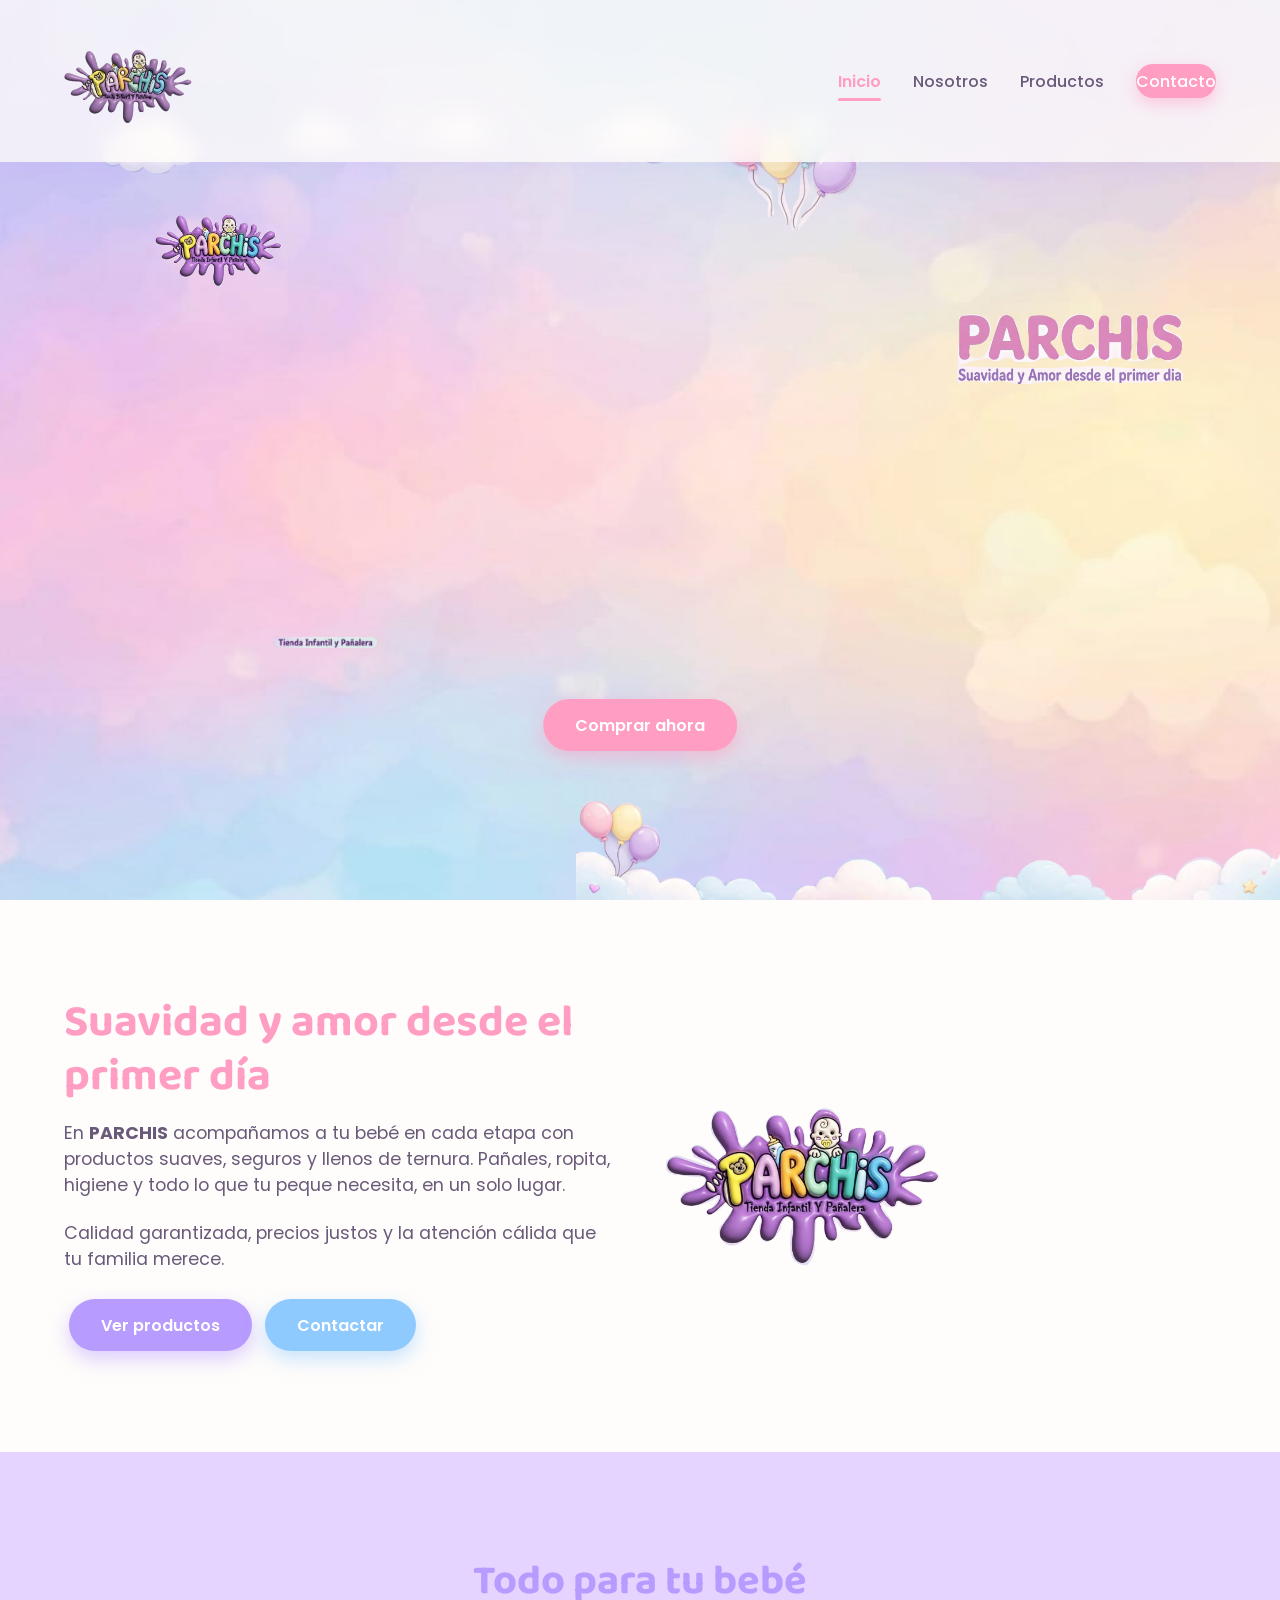
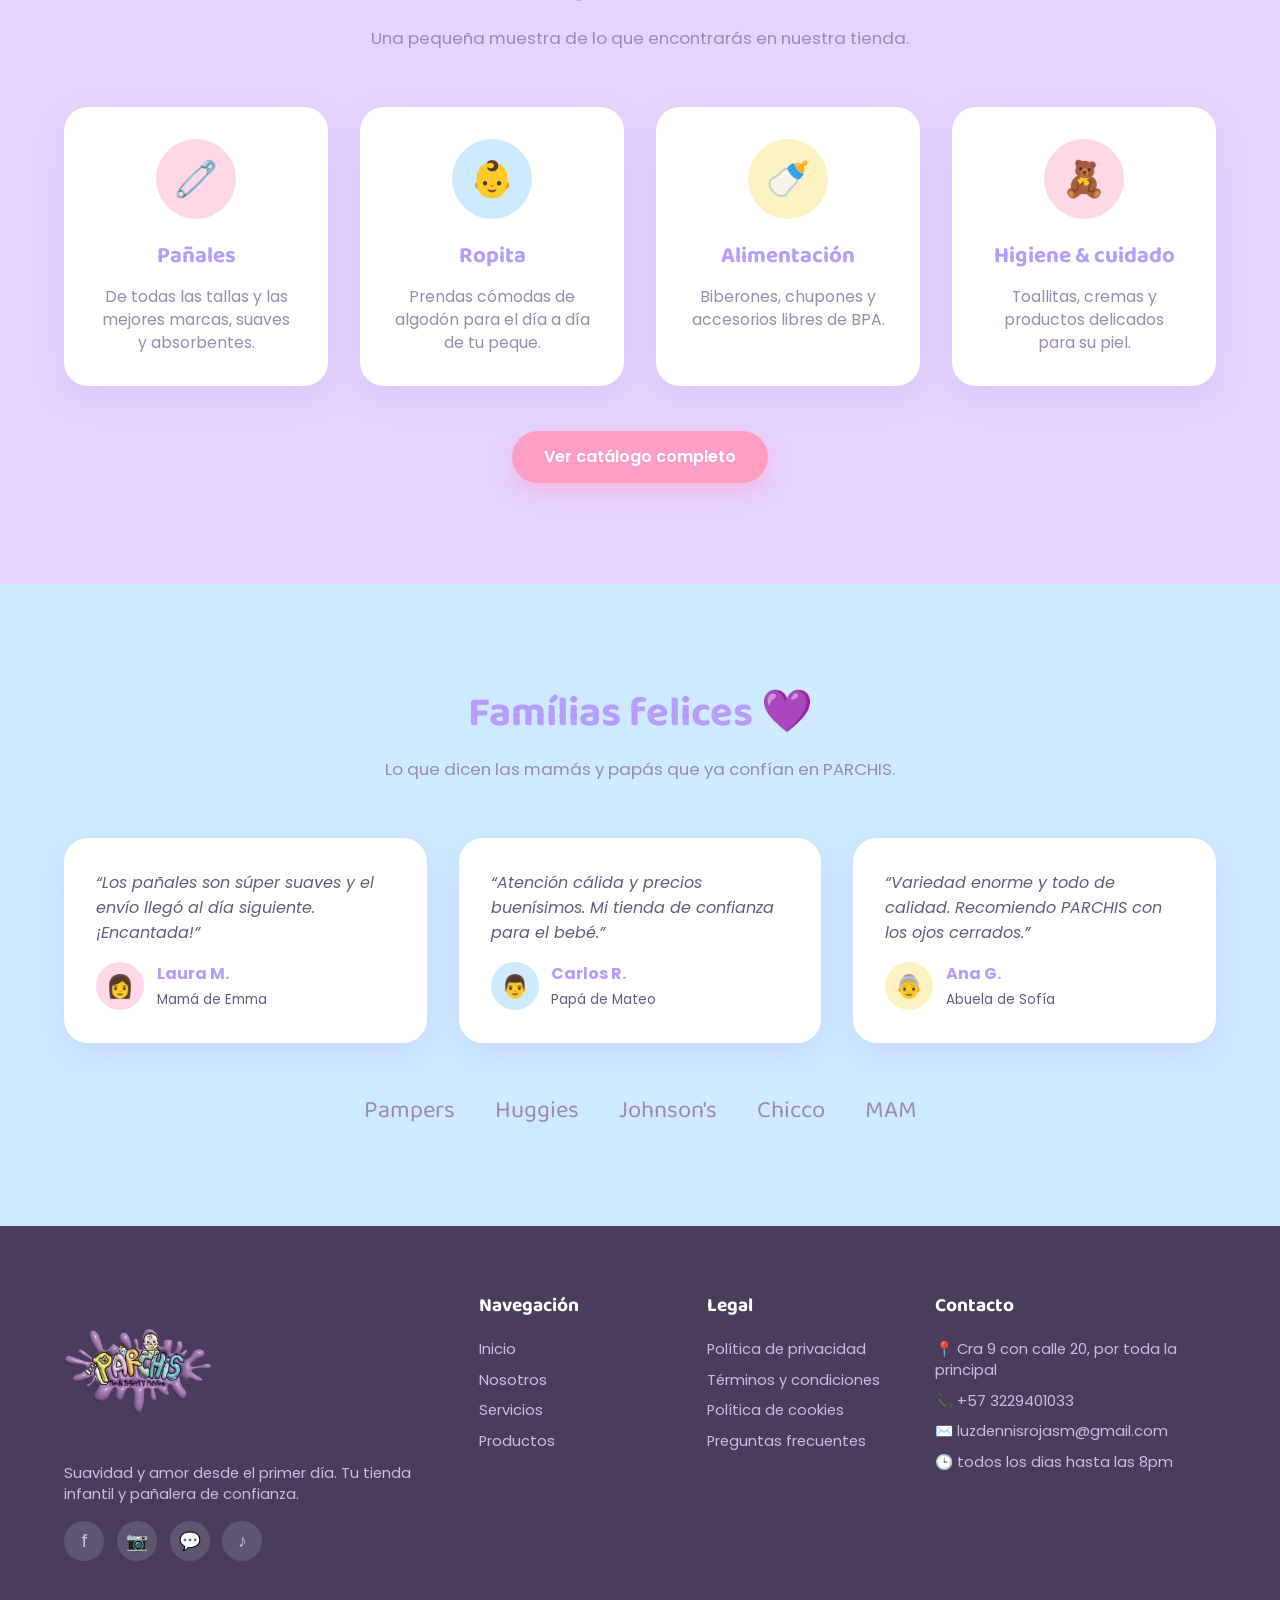
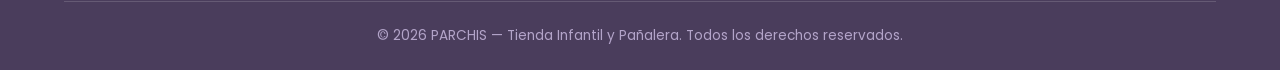
<file: index.html>
<!DOCTYPE html>
<html lang="es">
<head>
    <meta charset="UTF-8">
    <meta name="viewport" content="width=device-width, initial-scale=1.0">
    <title>PARCHIS · Tienda Infantil y Pañalera</title>
    <link rel="stylesheet" href="./css/main.css">
</head>
    <!--Start of Tawk.to Script-->
<script type="text/javascript">
var Tawk_API=Tawk_API||{}, Tawk_LoadStart=new Date();
(function(){
var s1=document.createElement("script"),s0=document.getElementsByTagName("script")[0];
s1.async=true;
s1.src='https://embed.tawk.to/6ad12efb86ca8c34c6a07129/1k50hv379';
s1.charset='UTF-8';
s1.setAttribute('crossorigin','*');
s0.parentNode.insertBefore(s1,s0);
})();
</script>
<!--End of Tawk.to Script-->
<body>

    <!-- ============ HEADER ============ -->
    <header>
        <a href="index.html" class="logo"><img src="./imagenes/logo.png" alt="PARCHIS"></a>
        <button class="hamburguesa" aria-label="Menú"><span></span><span></span><span></span></button>
        <ul class="menu">
            <li><a href="index.html" class="activo">Inicio</a></li>
            <li><a href="./nosotros.html">Nosotros</a></li>
            <li><a href="productos.html">Productos</a></li>
            <li><a href="contacto.html" class="menu-btn">Contacto</a></li>
        </ul>
    </header>

    <!-- ============ HERO PARALLAX ============ -->
    <section class="parallax">
        <img src="./imagenes/fondo.png"        id="fondo"        class="capa" alt="">
        <img src="./imagenes/nubes_arriba.png" id="nubes-arriba" class="capa" alt="">
        <img src="./imagenes/logo_alt.png"     id="logo-hero"    class="capa" alt="PARCHIS">
        <img src="./imagenes/texto_slogan.png" id="slogan"       class="capa" alt="Suavidad y amor desde el primer día">
        <img src="./imagenes/etiqueta.png"     id="etiqueta"     class="capa" alt="Tienda Infantil y Pañalera">
        <img src="./imagenes/nubes_abajo.png"  id="nubes-abajo"  class="capa" alt="">
        <div class="hero-cta">
            <a href="productos.html" class="btn btn-rosa">Comprar ahora</a>
        </div>
    </section>

    <!-- ============ PROPUESTA DE VALOR ============ -->
    <section class="seccion fondo-blanco">
        <div class="intro reveal">
            <div>
                <h2>Suavidad y amor desde el primer día</h2>
                <p>En <strong>PARCHIS</strong> acompañamos a tu bebé en cada etapa con productos suaves, seguros y llenos de ternura. Pañales, ropita, higiene y todo lo que tu peque necesita, en un solo lugar.</p>
                <p>Calidad garantizada, precios justos y la atención cálida que tu familia merece.</p>
                <a href="productos.html" class="btn btn-lila">Ver productos</a>
                <a href="contacto.html" class="btn btn-celeste">Contactar</a>
            </div>
            <div class="imagen-flotante">
                <img src="./imagenes/logo_alt.png" alt="Bebé PARCHIS">
            </div>
        </div>
    </section>

    <!-- ============ RESUMEN DE PRODUCTOS/SERVICIOS ============ -->
    <section class="seccion fondo-lila">
        <div class="seccion-titulo reveal">
            <h2>Todo para tu bebé</h2>
            <p>Una pequeña muestra de lo que encontrarás en nuestra tienda.</p>
        </div>
        <div class="grid-cards">
            <div class="card reveal"><div class="icono fondo-rosa">🧷</div><h3>Pañales</h3><p>De todas las tallas y las mejores marcas, suaves y absorbentes.</p></div>
            <div class="card reveal"><div class="icono fondo-celeste">👶</div><h3>Ropita</h3><p>Prendas cómodas de algodón para el día a día de tu peque.</p></div>
            <div class="card reveal"><div class="icono fondo-amarillo">🍼</div><h3>Alimentación</h3><p>Biberones, chupones y accesorios libres de BPA.</p></div>
            <div class="card reveal"><div class="icono fondo-rosa">🧸</div><h3>Higiene &amp; cuidado</h3><p>Toallitas, cremas y productos delicados para su piel.</p></div>
        </div>
        <div style="text-align:center; margin-top:2.5rem" class="reveal">
            <a href="productos.html" class="btn btn-rosa">Ver catálogo completo</a>
        </div>
    </section>

    <!-- ============ PRUEBAS SOCIALES ============ -->
    <section class="seccion fondo-celeste">
        <div class="seccion-titulo reveal">
            <h2>Famílias felices 💜</h2>
            <p>Lo que dicen las mamás y papás que ya confían en PARCHIS.</p>
        </div>
        <div class="grid-cards">
            <div class="testimonio reveal"><p>“Los pañales son súper suaves y el envío llegó al día siguiente. ¡Encantada!”</p><div class="autor"><div class="foto fondo-rosa">👩</div><div><strong>Laura M.</strong><br><small>Mamá de Emma</small></div></div></div>
            <div class="testimonio reveal"><p>“Atención cálida y precios buenísimos. Mi tienda de confianza para el bebé.”</p><div class="autor"><div class="foto fondo-celeste">👨</div><div><strong>Carlos R.</strong><br><small>Papá de Mateo</small></div></div></div>
            <div class="testimonio reveal"><p>“Variedad enorme y todo de calidad. Recomiendo PARCHIS con los ojos cerrados.”</p><div class="autor"><div class="foto fondo-amarillo">👵</div><div><strong>Ana G.</strong><br><small>Abuela de Sofía</small></div></div></div>
        </div>
        <div class="marcas reveal" style="margin-top:3rem">
            <span>Pampers</span><span>Huggies</span><span>Johnson's</span><span>Chicco</span><span>MAM</span>
        </div>
    </section>

    <!-- ============ FOOTER ============ -->
    <footer>
        <div class="footer-grid">
            <div class="footer-col footer-logo">
                <img src="./imagenes/logo.png" alt="PARCHIS">
                <p>Suavidad y amor desde el primer día. Tu tienda infantil y pañalera de confianza.</p>
                <div class="redes">
                    <a href="#" aria-label="Facebook">f</a>
                    <a href="#" aria-label="Instagram">📷</a>
                    <a href="#" aria-label="WhatsApp">💬</a>
                    <a href="#" aria-label="TikTok">♪</a>
                </div>
            </div>
            <div class="footer-col">
                <h4>Navegación</h4>
                <a href="index.html">Inicio</a>
                <a href="nosotros.html">Nosotros</a>
                <a href="servicios.html">Servicios</a>
                <a href="productos.html">Productos</a>
            </div>
            <div class="footer-col">
                <h4>Legal</h4>
                <a href="#">Política de privacidad</a>
                <a href="#">Términos y condiciones</a>
                <a href="#">Política de cookies</a>
                <a href="#">Preguntas frecuentes</a>
            </div>
            <div class="footer-col">
                <h4>Contacto</h4>
                <p>📍 Cra 9 con calle 20, por toda la principal</p>
                <p>📞 +57 3229401033</p>
                <p>✉️ luzdennisrojasm@gmail.com</p>
                <p>🕒 todos los dias hasta las 8pm</p>
            </div>
        </div>
        <div class="footer-bottom">
            &copy; 2026 PARCHIS — Tienda Infantil y Pañalera. Todos los derechos reservados.
        </div>
    </footer>

    <script src="./js/main.js"></script>
</body>
</html>
</file>
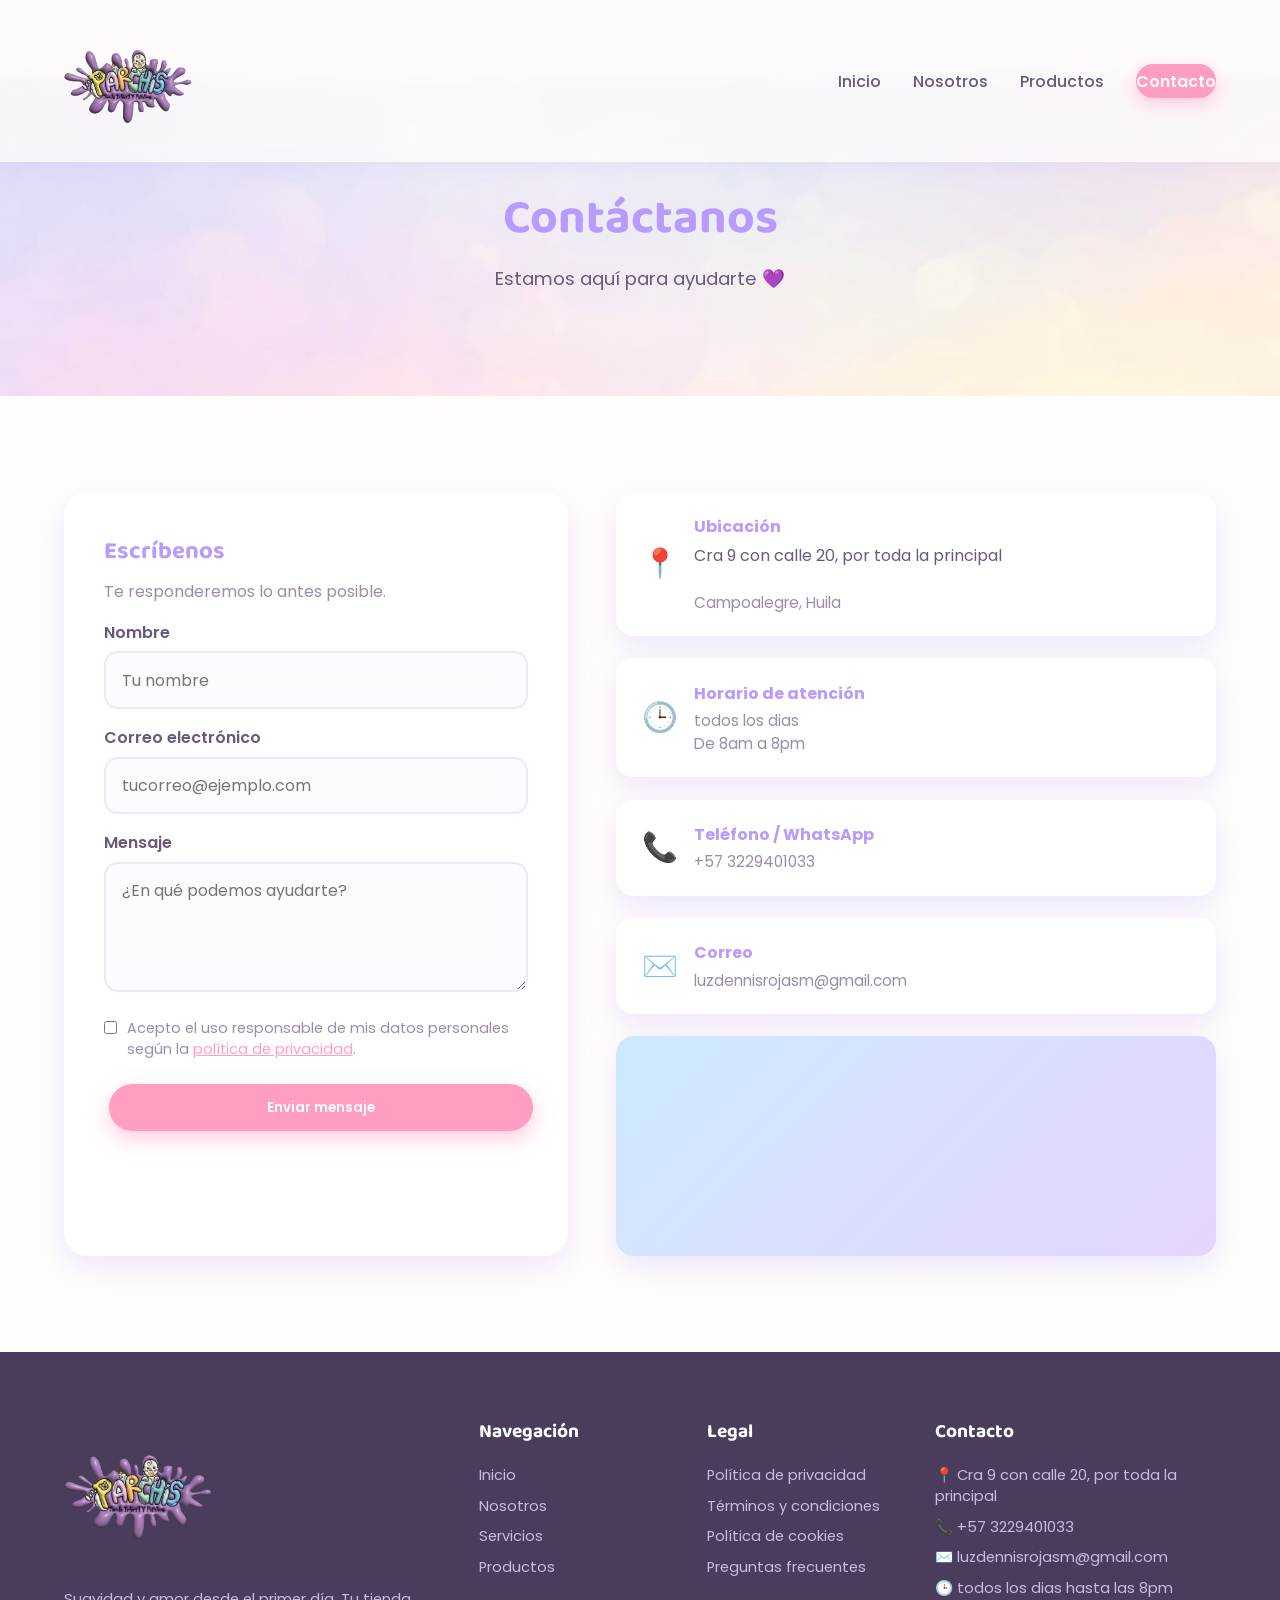
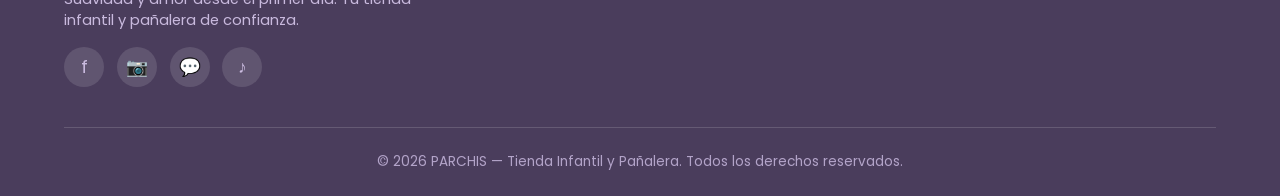
<file: contacto.html>
<!DOCTYPE html>
<html lang="es">
<head>
    <meta charset="UTF-8">
    <meta name="viewport" content="width=device-width, initial-scale=1.0">
    <title>Contáctanos · PARCHIS</title>
    <link rel="stylesheet" href="./css/main.css">
</head>
<body>

    <header>
        <a href="index.html" class="logo"><img src="./imagenes/logo.png" alt="PARCHIS"></a>
        <button class="hamburguesa" aria-label="Menú"><span></span><span></span><span></span></button>
        <ul class="menu">
            <li><a href="index.html">Inicio</a></li>
            <li><a href="nosotros.html">Nosotros</a></li>
            <li><a href="productos.html">Productos</a></li>
            <li><a href="contacto.html" class="menu-btn activo">Contacto</a></li>
        </ul>
    </header>

    <!-- ====== BANNER PARALLAX ====== -->
    <section class="banner-parallax" style="margin-top:76px">
        <div class="contenido">
            <h1>Contáctanos</h1>
            <p>Estamos aquí para ayudarte 💜</p>
        </div>
    </section>

    <!-- ====== CONTACTO ====== -->
    <section class="seccion fondo-blanco">
        <div class="contacto-grid">
            <!-- Formulario -->
            <div class="form-contacto reveal">
                <h2 class="titulo-fuente" style="color:var(--lila-fuerte); margin-bottom:.5rem">Escríbenos</h2>
                <p style="color:var(--texto-suave)">Te responderemos lo antes posible.</p>
                <form id="form-contacto">
                    <label for="nombre">Nombre</label>
                    <input type="text" id="nombre" name="nombre" placeholder="Tu nombre" required>

                    <label for="correo">Correo electrónico</label>
                    <input type="email" id="correo" name="correo" placeholder="tucorreo@ejemplo.com" required>

                    <label for="mensaje">Mensaje</label>
                    <textarea id="mensaje" name="mensaje" placeholder="¿En qué podemos ayudarte?" required></textarea>

                    <div class="privacidad">
                        <input type="checkbox" id="privacidad" required style="width:auto; margin-top:3px">
                        <label for="privacidad" style="font-weight:400; margin:0">Acepto el uso responsable de mis datos personales según la <a href="#" style="color:var(--rosa-fuerte)">política de privacidad</a>.</label>
                    </div>

                    <button type="submit" class="btn btn-rosa" style="width:100%">Enviar mensaje</button>
                    <p id="form-mensaje-ok" style="display:none; margin-top:1rem; color:#3aa76d; text-align:center">¡Gracias! Tu mensaje ha sido enviado 💜</p>
                </form>
            </div>

            <!-- Información -->
            <div class="info-contacto reveal">
                <div class="info-item"><div class="ic">📍</div><div><h4>Ubicación</h4>Cra 9 con calle 20, por toda la principal<p><br>Campoalegre, Huila</p></div></div>
                <div class="info-item"><div class="ic">🕒</div><div><h4>Horario de atención</h4><p>todos los dias<br>De 8am a 8pm</p></div></div>
                <div class="info-item"><div class="ic">📞</div><div><h4>Teléfono / WhatsApp</h4><p>+57 3229401033</p></div></div>
                <div class="info-item"><div class="ic">✉️</div><div><h4>Correo</h4><p>luzdennisrojasm@gmail.com</p></div></div>
                <div class="mapa"><iframe src="https://www.google.com/maps/embed?pb=!4v1790232287667!6m8!1m7!1s-v4s_DK_40Y4vMyrRadvTg!2m2!1d2.685897536874759!2d-75.32494116856213!3f260.460204436191!4f-12.30902143257299!5f0.953783550732072" width="600" height="450" style="border:0;" allowfullscreen="" loading="lazy" referrerpolicy="strict-origin-when-cross-origin"></iframe></div>
            </div>
        </div>
    </section>

    <footer>
        <div class="footer-grid">
            <div class="footer-col footer-logo"><img src="./imagenes/logo.png" alt="PARCHIS"><p>Suavidad y amor desde el primer día. Tu tienda infantil y pañalera de confianza.</p><div class="redes"><a href="#">f</a><a href="#">📷</a><a href="#">💬</a><a href="#">♪</a></div></div>
            <div class="footer-col"><h4>Navegación</h4><a href="index.html">Inicio</a><a href="nosotros.html">Nosotros</a><a href="servicios.html">Servicios</a><a href="productos.html">Productos</a></div>
            <div class="footer-col"><h4>Legal</h4><a href="#">Política de privacidad</a><a href="#">Términos y condiciones</a><a href="#">Política de cookies</a><a href="#">Preguntas frecuentes</a></div>
             <div class="footer-col"><h4>Contacto</h4><p>📍 Cra 9 con calle 20, por toda la principal</p><p>📞 +57 3229401033</p><p>✉️ luzdennisrojasm@gmail.com</p><p>🕒 todos los dias hasta las 8pm</p></div>
        </div>
        <div class="footer-bottom">&copy; 2026 PARCHIS — Tienda Infantil y Pañalera. Todos los derechos reservados.</div>
    </footer>

    <script src="./js/main.js"></script>
</body>
</html>
</file>
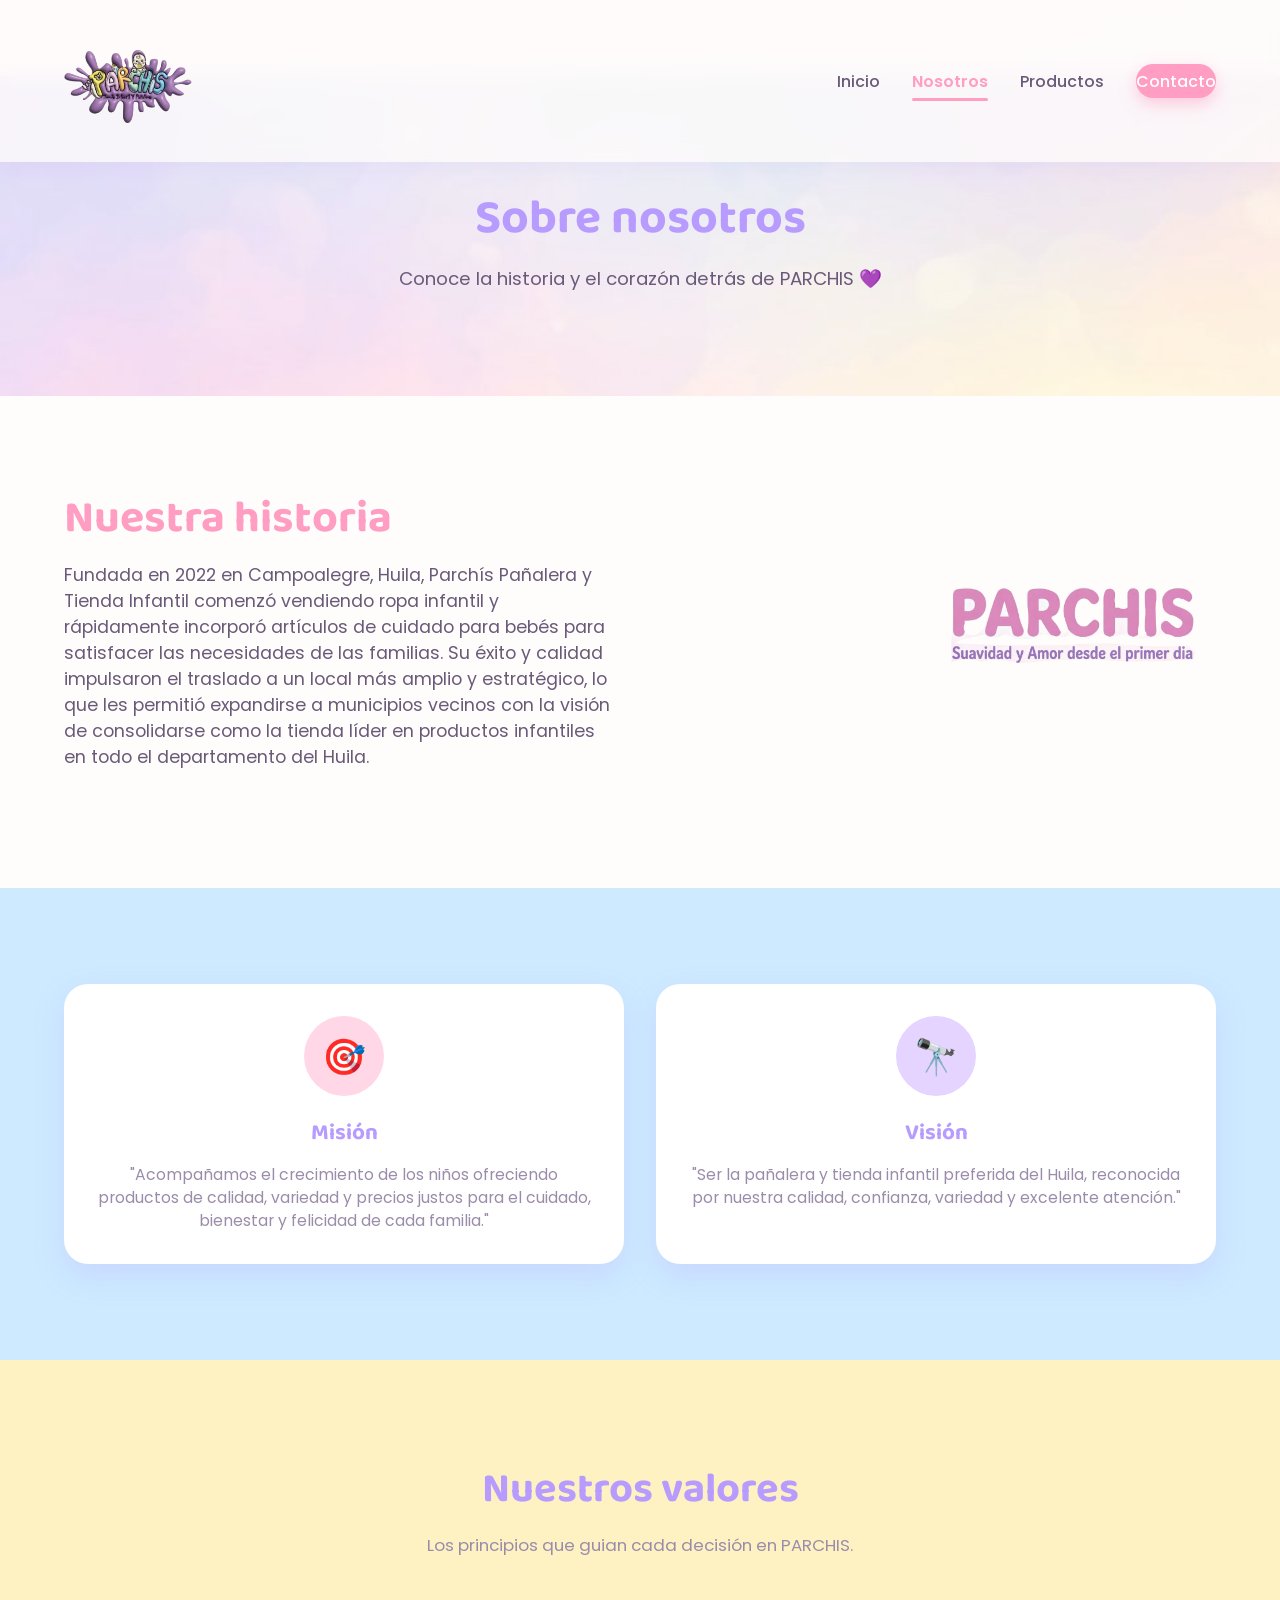
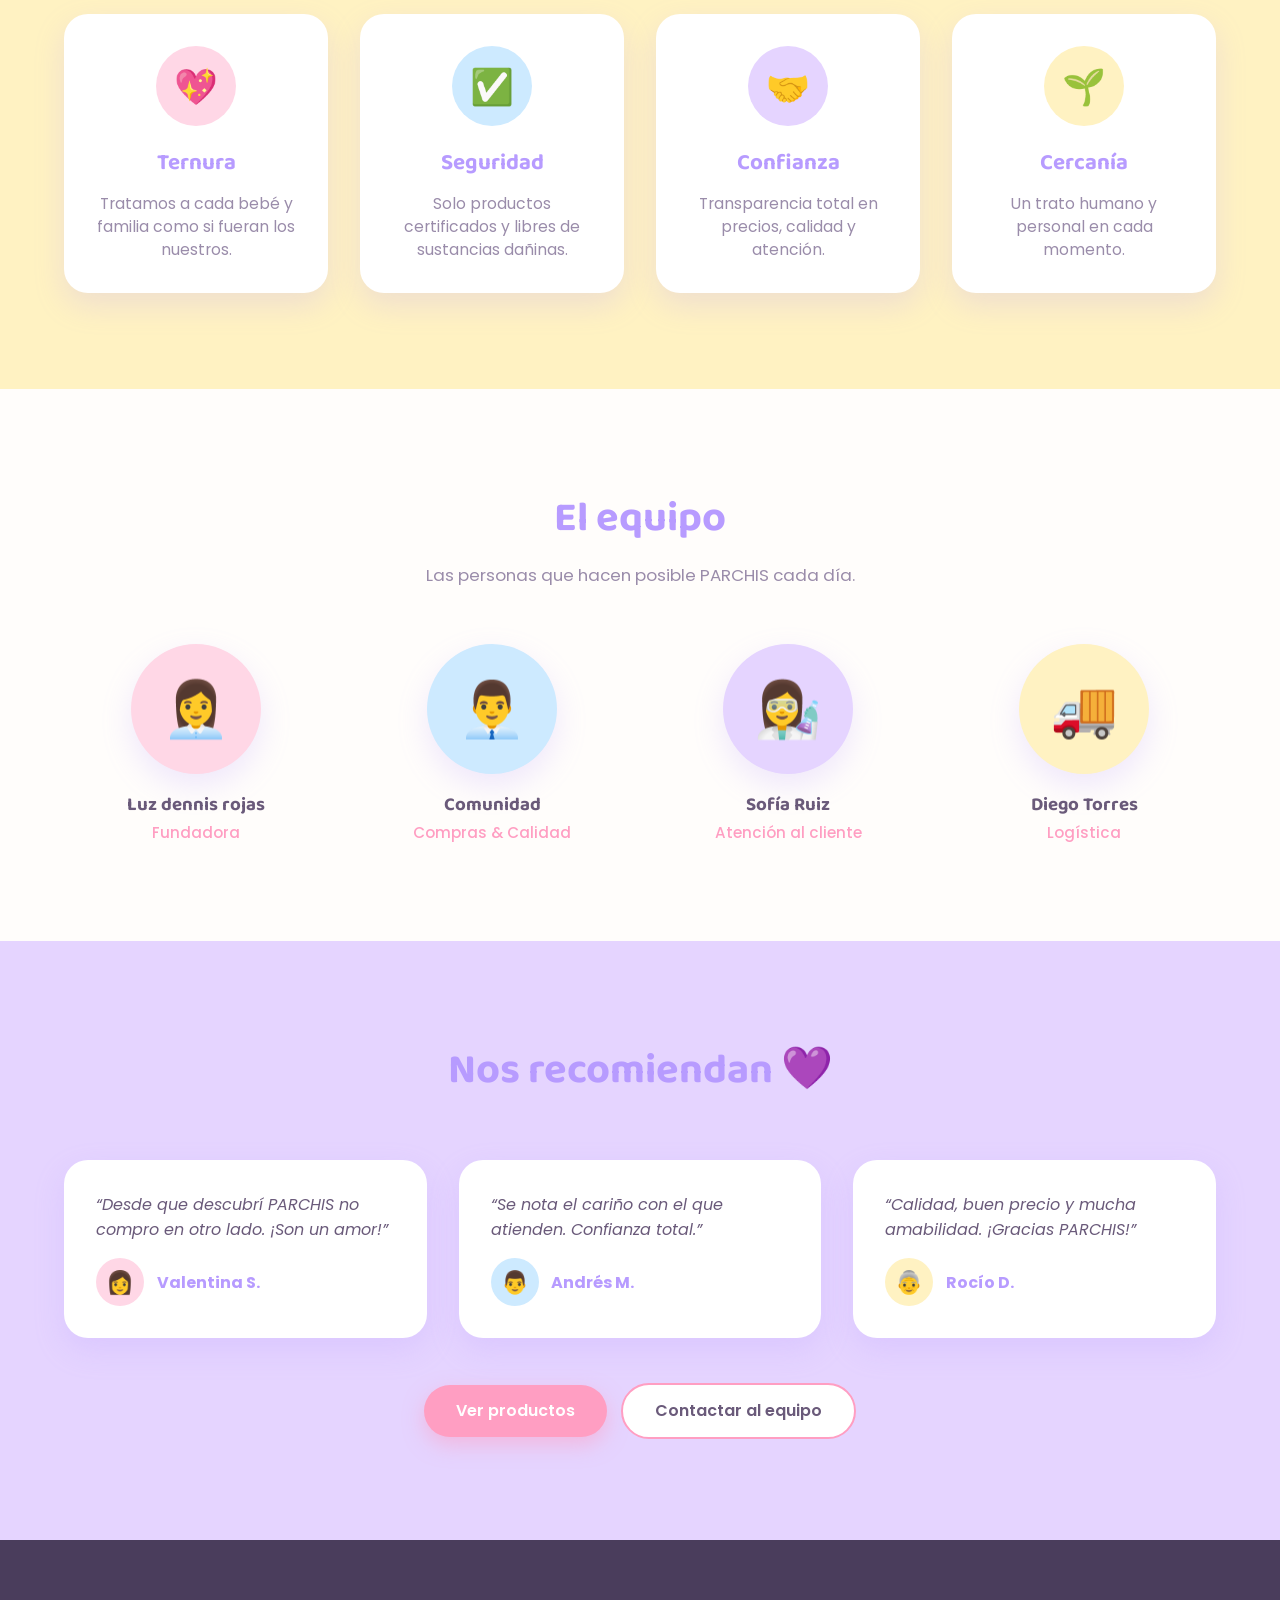
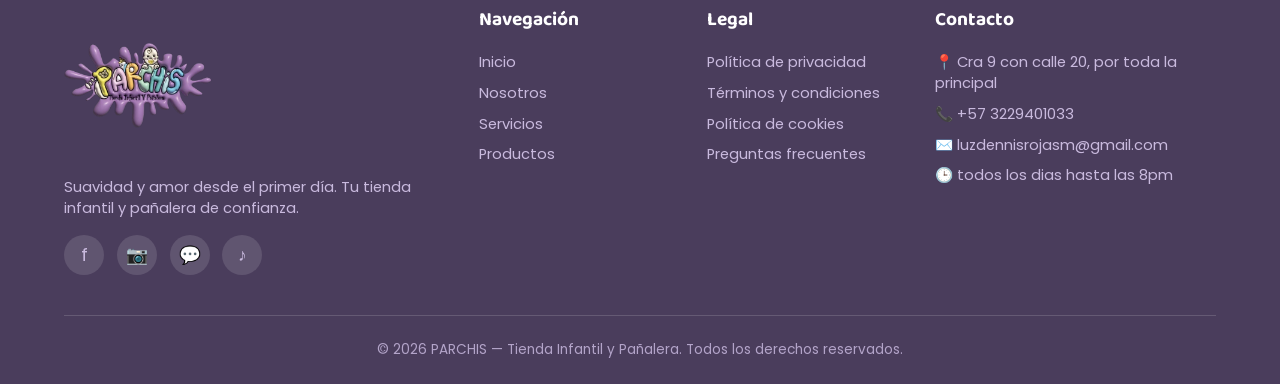
<file: nosotros.html>
<!DOCTYPE html>
<html lang="es">
<head>
    <meta charset="UTF-8">
    <meta name="viewport" content="width=device-width, initial-scale=1.0">
    <title>Nosotros · PARCHIS</title>
    <link rel="stylesheet" href="./css/main.css">
</head>
<body>

    <header>
        <a href="index.html" class="logo"><img src="./imagenes/logo.png" alt="PARCHIS"></a>
        <button class="hamburguesa" aria-label="Menú"><span></span><span></span><span></span></button>
        <ul class="menu">
            <li><a href="index.html">Inicio</a></li>
            <li><a href="nosotros.html" class="activo">Nosotros</a></li>
            <li><a href="productos.html">Productos</a></li>
            <li><a href="contacto.html" class="menu-btn">Contacto</a></li>
        </ul>
    </header>

    <!-- ====== BANNER PARALLAX (fondo fijo) ====== -->
    <section class="banner-parallax" style="margin-top:76px">
        <div class="contenido">
            <h1>Sobre nosotros</h1>
            <p>Conoce la historia y el corazón detrás de PARCHIS 💜</p>
        </div>
    </section>

    <!-- ====== HISTORIA ====== -->
    <section class="seccion fondo-blanco">
        <div class="intro reveal">
            <div>
                <h2>Nuestra historia</h2>
                <p>Fundada en 2022 en Campoalegre, Huila, Parchís Pañalera y Tienda Infantil comenzó vendiendo ropa infantil y rápidamente incorporó artículos de cuidado para bebés para satisfacer las necesidades de las familias. Su éxito y calidad impulsaron el traslado a un local más amplio y estratégico, lo que les permitió expandirse a municipios vecinos con la visión de consolidarse como la tienda líder en productos infantiles en todo el departamento del Huila.</p>
            </div>
            <div class="imagen-flotante"><img src="./imagenes/texto_slogan.png" alt="Suavidad y amor"></div>
        </div>
    </section>

    <!-- ====== MISIÓN Y VISIÓN ====== -->
    <section class="seccion fondo-celeste">
        <div class="grid-cards">
            <div class="card reveal"><div class="icono fondo-rosa">🎯</div><h3>Misión</h3><p>"Acompañamos el crecimiento de los niños ofreciendo productos de calidad, variedad y precios justos para el cuidado, bienestar y felicidad de cada familia."</p></div>
            <div class="card reveal"><div class="icono fondo-lila">🔭</div><h3>Visión</h3><p>"Ser la pañalera y tienda infantil preferida del Huila, reconocida por nuestra calidad, confianza, variedad y excelente atención."</p></div>
        </div>
    </section>

    <!-- ====== VALORES ====== -->
    <section class="seccion fondo-amarillo">
        <div class="seccion-titulo reveal"><h2>Nuestros valores</h2><p>Los principios que guian cada decisión en PARCHIS.</p></div>
        <div class="grid-cards">
            <div class="card reveal"><div class="icono fondo-rosa">💖</div><h3>Ternura</h3><p>Tratamos a cada bebé y familia como si fueran los nuestros.</p></div>
            <div class="card reveal"><div class="icono fondo-celeste">✅</div><h3>Seguridad</h3><p>Solo productos certificados y libres de sustancias dañinas.</p></div>
            <div class="card reveal"><div class="icono fondo-lila">🤝</div><h3>Confianza</h3><p>Transparencia total en precios, calidad y atención.</p></div>
            <div class="card reveal"><div class="icono fondo-amarillo">🌱</div><h3>Cercanía</h3><p>Un trato humano y personal en cada momento.</p></div>
        </div>
    </section>

    <!-- ====== EQUIPO ====== -->
    <section class="seccion fondo-blanco">
        <div class="seccion-titulo reveal"><h2>El equipo</h2><p>Las personas que hacen posible PARCHIS cada día.</p></div>
        <div class="grid-cards">
            <div class="equipo-card reveal"><div class="avatar fondo-rosa">👩‍💼</div><h3>Luz dennis rojas</h3><span>Fundadora</span></div>
            <div class="equipo-card reveal"><div class="avatar fondo-celeste">👨‍💼</div><h3>Comunidad</h3><span>Compras &amp; Calidad</span></div>
            <div class="equipo-card reveal"><div class="avatar fondo-lila">👩‍🔬</div><h3>Sofía Ruiz</h3><span>Atención al cliente</span></div>
            <div class="equipo-card reveal"><div class="avatar fondo-amarillo">🚚</div><h3>Diego Torres</h3><span>Logística</span></div>
        </div>
    </section>

    <!-- ====== PRUEBA SOCIAL ====== -->
    <section class="seccion fondo-lila">
        <div class="seccion-titulo reveal"><h2>Nos recomiendan 💜</h2></div>
        <div class="grid-cards">
            <div class="testimonio reveal"><p>“Desde que descubrí PARCHIS no compro en otro lado. ¡Son un amor!”</p><div class="autor"><div class="foto fondo-rosa">👩</div><div><strong>Valentina S.</strong></div></div></div>
            <div class="testimonio reveal"><p>“Se nota el cariño con el que atienden. Confianza total.”</p><div class="autor"><div class="foto fondo-celeste">👨</div><div><strong>Andrés M.</strong></div></div></div>
            <div class="testimonio reveal"><p>“Calidad, buen precio y mucha amabilidad. ¡Gracias PARCHIS!”</p><div class="autor"><div class="foto fondo-amarillo">👵</div><div><strong>Rocío D.</strong></div></div></div>
        </div>
        <div style="text-align:center; margin-top:2.5rem" class="reveal">
            <a href="productos.html" class="btn btn-rosa">Ver productos</a>
            <a href="contacto.html" class="btn btn-outline">Contactar al equipo</a>
        </div>
    </section>

    <footer>
        <div class="footer-grid">
            <div class="footer-col footer-logo">
                <img src="./imagenes/logo.png" alt="PARCHIS">
                <p>Suavidad y amor desde el primer día. Tu tienda infantil y pañalera de confianza.</p>
                <div class="redes"><a href="#">f</a><a href="#">📷</a><a href="#">💬</a><a href="#">♪</a></div>
            </div>
            <div class="footer-col"><h4>Navegación</h4><a href="index.html">Inicio</a><a href="nosotros.html">Nosotros</a><a href="servicios.html">Servicios</a><a href="productos.html">Productos</a></div>
            <div class="footer-col"><h4>Legal</h4><a href="#">Política de privacidad</a><a href="#">Términos y condiciones</a><a href="#">Política de cookies</a><a href="#">Preguntas frecuentes</a></div>
            <div class="footer-col"><h4>Contacto</h4><p>📍 Cra 9 con calle 20, por toda la principal</p><p>📞 +57 3229401033</p><p>✉️ luzdennisrojasm@gmail.com</p><p>🕒 todos los dias hasta las 8pm</p></div>
        </div>
        <div class="footer-bottom">&copy; 2026 PARCHIS — Tienda Infantil y Pañalera. Todos los derechos reservados.</div>
    </footer>

    <script src="./js/main.js"></script>
</body>
</html>
</file>
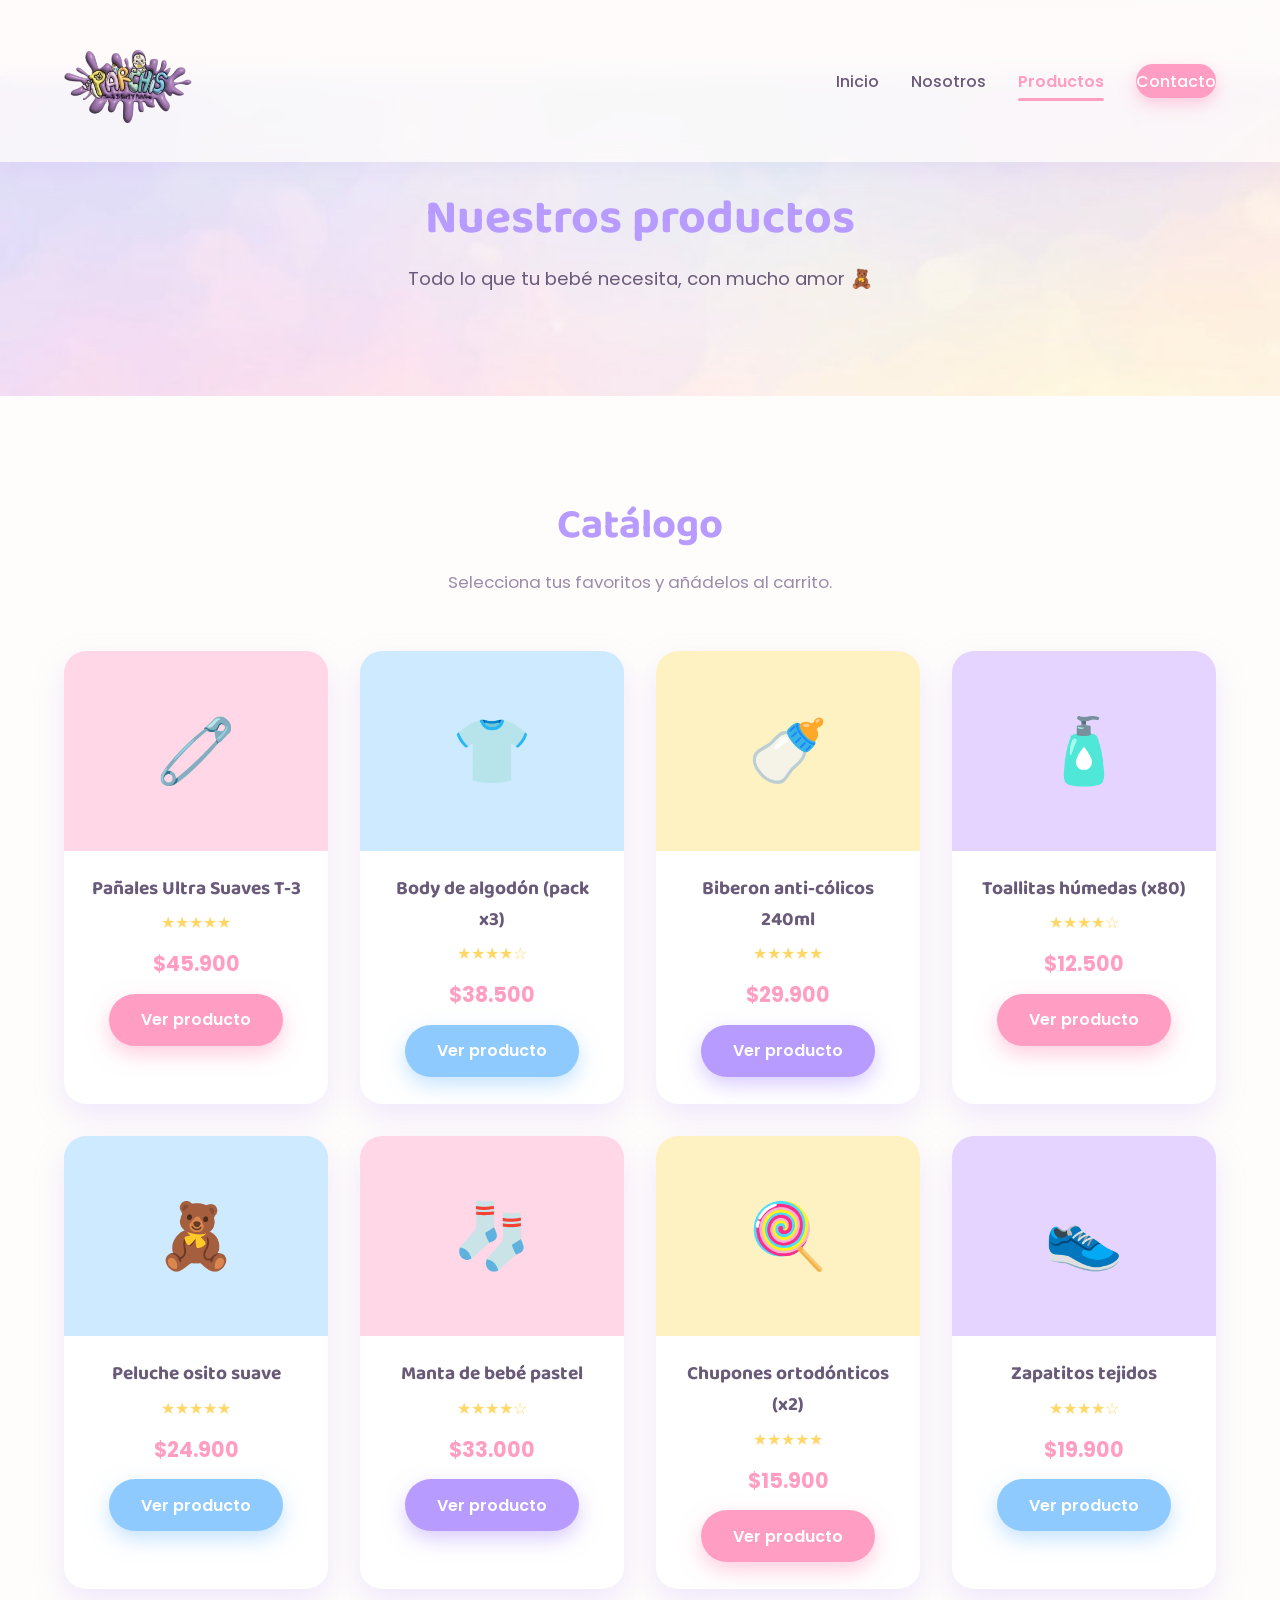
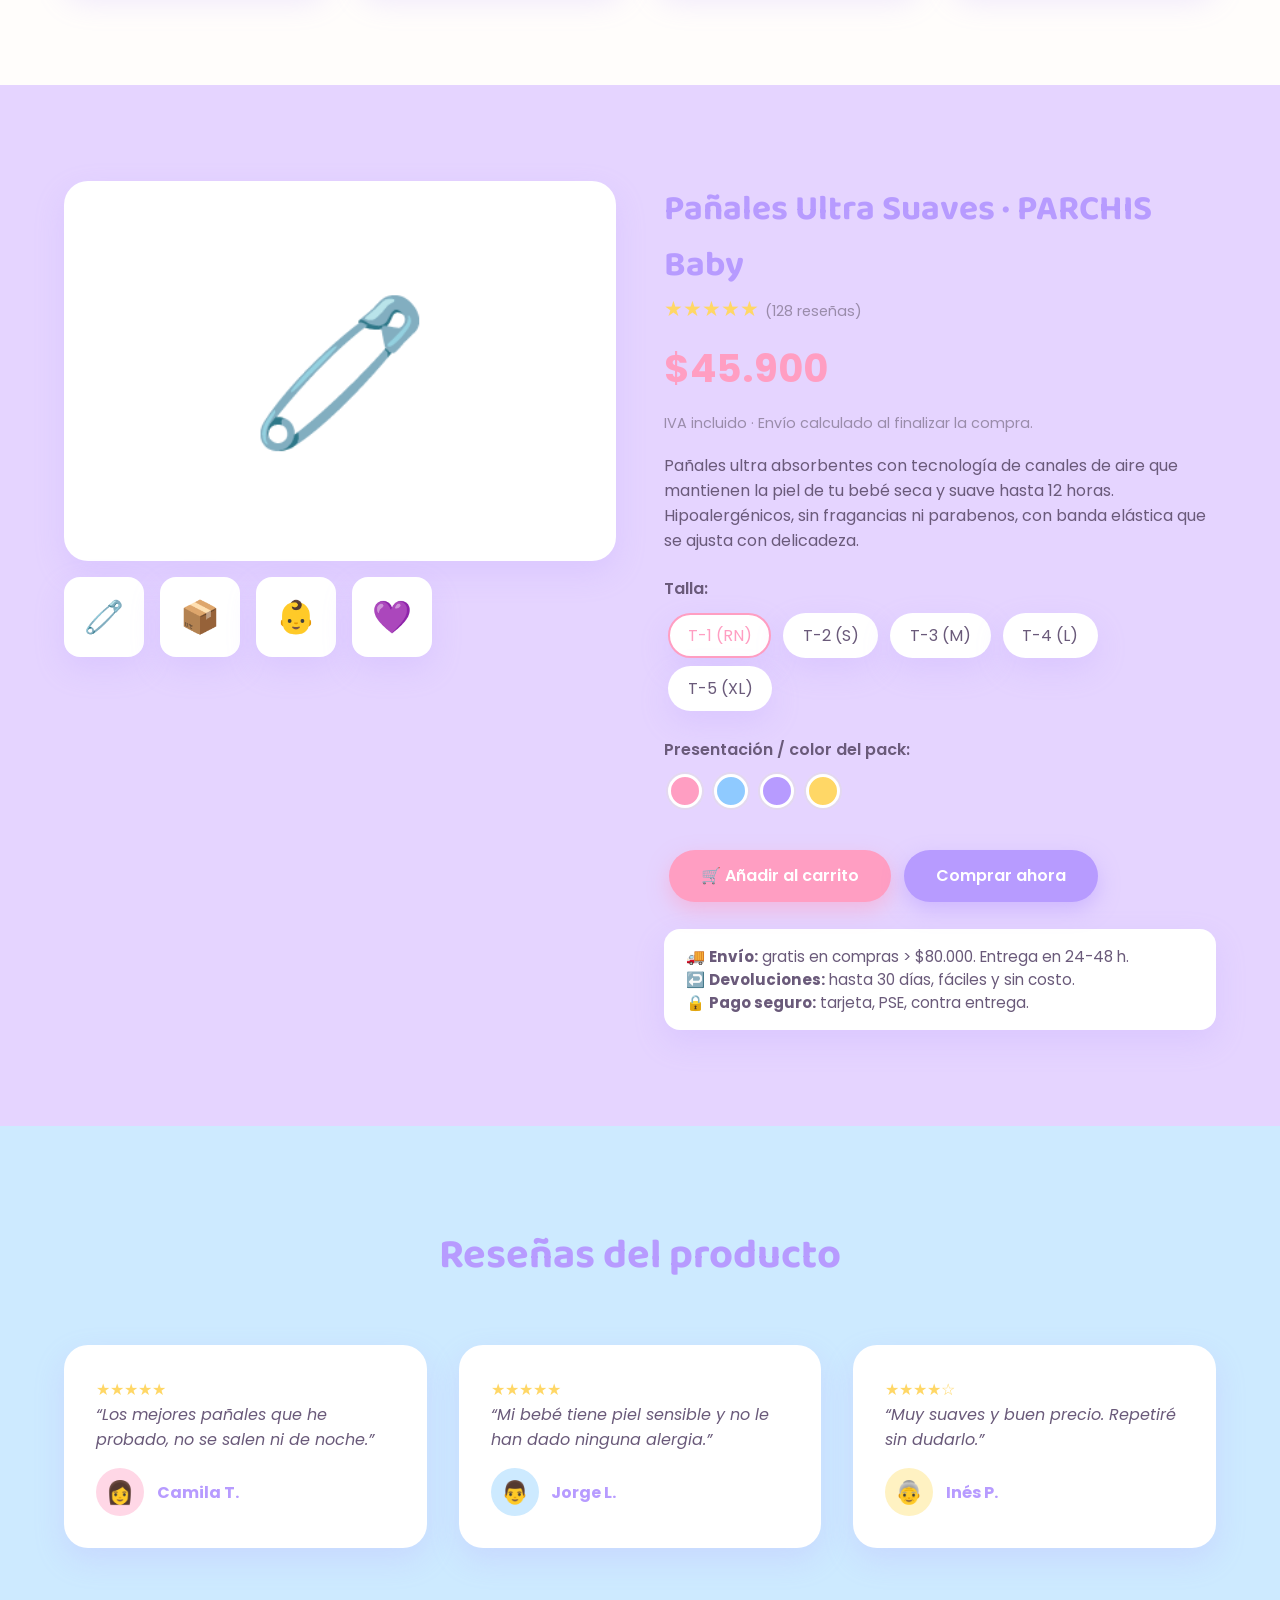
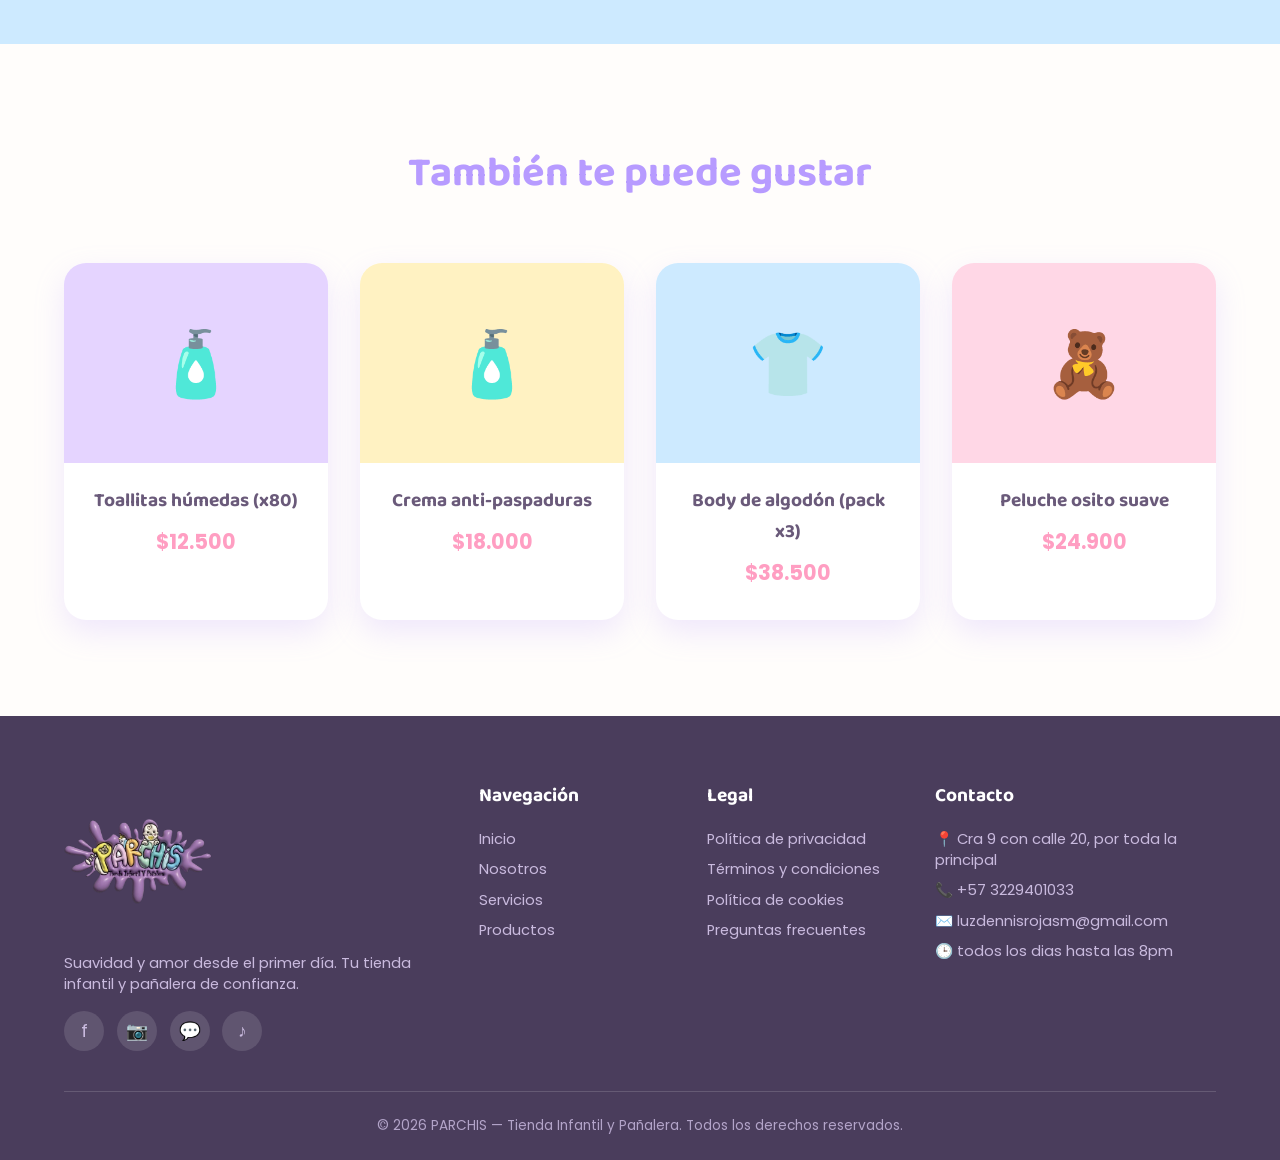
<file: productos.html>
<!DOCTYPE html>
<html lang="es">
<head>
    <meta charset="UTF-8">
    <meta name="viewport" content="width=device-width, initial-scale=1.0">
    <title>Productos · PARCHIS</title>
    <link rel="stylesheet" href="./css/main.css">
</head>
<body>

    <header>
        <a href="index.html" class="logo"><img src="./imagenes/logo.png" alt="PARCHIS"></a>
        <button class="hamburguesa" aria-label="Menú"><span></span><span></span><span></span></button>
        <ul class="menu">
            <li><a href="index.html">Inicio</a></li>
            <li><a href="nosotros.html">Nosotros</a></li>
            <li><a href="productos.html" class="activo">Productos</a></li>
            <li><a href="contacto.html" class="menu-btn">Contacto</a></li>
        </ul>
    </header>

    <!-- ====== BANNER PARALLAX ====== -->
    <section class="banner-parallax" style="margin-top:76px">
        <div class="contenido">
            <h1>Nuestros productos</h1>
            <p>Todo lo que tu bebé necesita, con mucho amor 🧸</p>
        </div>
    </section>

    <!-- ====== CATÁLOGO ====== -->
    <section class="seccion fondo-blanco">
        <div class="seccion-titulo reveal"><h2>Catálogo</h2><p>Selecciona tus favoritos y añádelos al carrito.</p></div>
        <div class="grid-cards">
            <div class="producto reveal"><div class="foto fondo-rosa">🧷</div><div class="info"><h3>Pañales Ultra Suaves T-3</h3><div class="estrellas">★★★★★</div><div class="precio">$45.900</div><a href="#ficha" class="btn btn-rosa">Ver producto</a></div></div>
            <div class="producto reveal"><div class="foto fondo-celeste">👕</div><div class="info"><h3>Body de algodón (pack x3)</h3><div class="estrellas">★★★★☆</div><div class="precio">$38.500</div><a href="#ficha" class="btn btn-celeste">Ver producto</a></div></div>
            <div class="producto reveal"><div class="foto fondo-amarillo">🍼</div><div class="info"><h3>Biberon anti-cólicos 240ml</h3><div class="estrellas">★★★★★</div><div class="precio">$29.900</div><a href="#ficha" class="btn btn-lila">Ver producto</a></div></div>
            <div class="producto reveal"><div class="foto fondo-lila">🧴</div><div class="info"><h3>Toallitas húmedas (x80)</h3><div class="estrellas">★★★★☆</div><div class="precio">$12.500</div><a href="#ficha" class="btn btn-rosa">Ver producto</a></div></div>
            <div class="producto reveal"><div class="foto fondo-celeste">🧸</div><div class="info"><h3>Peluche osito suave</h3><div class="estrellas">★★★★★</div><div class="precio">$24.900</div><a href="#ficha" class="btn btn-celeste">Ver producto</a></div></div>
            <div class="producto reveal"><div class="foto fondo-rosa">🧦</div><div class="info"><h3>Manta de bebé pastel</h3><div class="estrellas">★★★★☆</div><div class="precio">$33.000</div><a href="#ficha" class="btn btn-lila">Ver producto</a></div></div>
            <div class="producto reveal"><div class="foto fondo-amarillo">🍭</div><div class="info"><h3>Chupones ortodónticos (x2)</h3><div class="estrellas">★★★★★</div><div class="precio">$15.900</div><a href="#ficha" class="btn btn-rosa">Ver producto</a></div></div>
            <div class="producto reveal"><div class="foto fondo-lila">👟</div><div class="info"><h3>Zapatitos tejidos</h3><div class="estrellas">★★★★☆</div><div class="precio">$19.900</div><a href="#ficha" class="btn btn-celeste">Ver producto</a></div></div>
        </div>
    </section>

    <!-- ====== FICHA DE PRODUCTO ====== -->
    <section class="seccion fondo-lila" id="ficha">
        <div class="ficha reveal">
            <div class="galeria">
                <div class="principal" id="foto-principal">🧷</div>
                <div class="miniaturas">
                    <div onclick="document.getElementById('foto-principal').textContent=this.textContent">🧷</div>
                    <div onclick="document.getElementById('foto-principal').textContent=this.textContent">📦</div>
                    <div onclick="document.getElementById('foto-principal').textContent=this.textContent">👶</div>
                    <div onclick="document.getElementById('foto-principal').textContent=this.textContent">💜</div>
                </div>
            </div>
            <div class="detalle">
                <h1>Pañales Ultra Suaves · PARCHIS Baby</h1>
                <div class="estrellas" style="color:#ffd766; font-size:1.3rem">★★★★★ <span style="color:var(--texto-suave); font-size:.9rem">(128 reseñas)</span></div>
                <div class="precio-grande">$45.900</div>
                <p class="impuesto">IVA incluido · Envío calculado al finalizar la compra.</p>
                <p>Pañales ultra absorbentes con tecnología de canales de aire que mantienen la piel de tu bebé seca y suave hasta 12 horas. Hipoalergénicos, sin fragancias ni parabenos, con banda elástica que se ajusta con delicadeza.</p>

                <div class="variantes">
                    <span class="tit">Talla:</span>
                    <span class="chip sel">T-1 (RN)</span>
                    <span class="chip">T-2 (S)</span>
                    <span class="chip">T-3 (M)</span>
                    <span class="chip">T-4 (L)</span>
                    <span class="chip">T-5 (XL)</span>
                </div>
                <div class="variantes">
                    <span class="tit">Presentación / color del pack:</span>
                    <span class="color-punto sel" style="background:#ff9ec2" title="Rosa"></span>
                    <span class="color-punto" style="background:#8fcaff" title="Celeste"></span>
                    <span class="color-punto" style="background:#b79bff" title="Lila"></span>
                    <span class="color-punto" style="background:#ffd766" title="Amarillo"></span>
                </div>

                <div style="margin-top:1.6rem">
                    <a href="#" class="btn btn-rosa">🛒 Añadir al carrito</a>
                    <a href="#" class="btn btn-lila">Comprar ahora</a>
                </div>

                <div class="envio-info">
                    <p>🚚 <strong>Envío:</strong> gratis en compras &gt; $80.000. Entrega en 24-48 h.</p>
                    <p>↩️ <strong>Devoluciones:</strong> hasta 30 días, fáciles y sin costo.</p>
                    <p>🔒 <strong>Pago seguro:</strong> tarjeta, PSE, contra entrega.</p>
                </div>
            </div>
        </div>
    </section>

    <!-- ====== RESEÑAS ====== -->
    <section class="seccion fondo-celeste">
        <div class="seccion-titulo reveal"><h2>Reseñas del producto</h2></div>
        <div class="grid-cards">
            <div class="testimonio reveal"><div class="estrellas" style="color:#ffd766">★★★★★</div><p>“Los mejores pañales que he probado, no se salen ni de noche.”</p><div class="autor"><div class="foto fondo-rosa">👩</div><div><strong>Camila T.</strong></div></div></div>
            <div class="testimonio reveal"><div class="estrellas" style="color:#ffd766">★★★★★</div><p>“Mi bebé tiene piel sensible y no le han dado ninguna alergia.”</p><div class="autor"><div class="foto fondo-celeste">👨</div><div><strong>Jorge L.</strong></div></div></div>
            <div class="testimonio reveal"><div class="estrellas" style="color:#ffd766">★★★★☆</div><p>“Muy suaves y buen precio. Repetiré sin dudarlo.”</p><div class="autor"><div class="foto fondo-amarillo">👵</div><div><strong>Inés P.</strong></div></div></div>
        </div>
    </section>

    <!-- ====== PRODUCTOS RELACIONADOS ====== -->
    <section class="seccion fondo-blanco">
        <div class="seccion-titulo reveal"><h2>También te puede gustar</h2></div>
        <div class="grid-cards">
            <div class="producto reveal"><div class="foto fondo-lila">🧴</div><div class="info"><h3>Toallitas húmedas (x80)</h3><div class="precio">$12.500</div></div></div>
            <div class="producto reveal"><div class="foto fondo-amarillo">🧴</div><div class="info"><h3>Crema anti-paspaduras</h3><div class="precio">$18.000</div></div></div>
            <div class="producto reveal"><div class="foto fondo-celeste">👕</div><div class="info"><h3>Body de algodón (pack x3)</h3><div class="precio">$38.500</div></div></div>
            <div class="producto reveal"><div class="foto fondo-rosa">🧸</div><div class="info"><h3>Peluche osito suave</h3><div class="precio">$24.900</div></div></div>
        </div>
    </section>

    <footer>
        <div class="footer-grid">
            <div class="footer-col footer-logo"><img src="./imagenes/logo.png" alt="PARCHIS"><p>Suavidad y amor desde el primer día. Tu tienda infantil y pañalera de confianza.</p><div class="redes"><a href="#">f</a><a href="#">📷</a><a href="#">💬</a><a href="#">♪</a></div></div>
            <div class="footer-col"><h4>Navegación</h4><a href="index.html">Inicio</a><a href="nosotros.html">Nosotros</a><a href="servicios.html">Servicios</a><a href="productos.html">Productos</a></div>
            <div class="footer-col"><h4>Legal</h4><a href="#">Política de privacidad</a><a href="#">Términos y condiciones</a><a href="#">Política de cookies</a><a href="#">Preguntas frecuentes</a></div>
             <div class="footer-col"><h4>Contacto</h4><p>📍 Cra 9 con calle 20, por toda la principal</p><p>📞 +57 3229401033</p><p>✉️ luzdennisrojasm@gmail.com</p><p>🕒 todos los dias hasta las 8pm</p></div>
        </div>
        <div class="footer-bottom">&copy; 2026 PARCHIS — Tienda Infantil y Pañalera. Todos los derechos reservados.</div>
    </footer>

    <script src="./js/main.js"></script>
</body>
</html>
</file>
<file: css/main.css>
/* ===========================================================
   PARCHIS - Tienda Infantil y Pañalera
   Estilos globales - Paleta pastel + Parallax
   =========================================================== */
@import url('https://fonts.googleapis.com/css2?family=Poppins:wght@300;400;500;600;700&family=Baloo+2:wght@500;600;700&display=swap');

:root {
    --rosa: #ffd7e6;
    --rosa-fuerte: #ff9ec2;
    --lila: #e5d4ff;
    --lila-fuerte: #b79bff;
    --celeste: #cdeaff;
    --celeste-fuerte: #8fcaff;
    --amarillo: #fff2c2;
    --amarillo-fuerte: #ffd766;
    --menta: #d5f5e3;
    --texto: #6a5a7a;
    --texto-suave: #9a8caa;
    --blanco: #fffdfb;
    --sombra: 0 12px 30px rgba(183, 155, 255, .22);
}

* {
    margin: 0;
    padding: 0;
    box-sizing: border-box;
    font-family: 'Poppins', sans-serif;
}

html { scroll-behavior: smooth; }

body {
    background: linear-gradient(160deg, #fff7fb 0%, #f4f0ff 45%, #eef8ff 100%);
    color: var(--texto);
    overflow-x: hidden;
}

.titulo-fuente { font-family: 'Baloo 2', 'Poppins', sans-serif; }

/* ---------------- HEADER ---------------- */
header {
    position: fixed;
    top: 0;
    left: 0;
    width: 100%;
    padding: 1rem 4rem;
    display: flex;
    justify-content: space-between;
    align-items: center;
    z-index: 999;
    background: rgba(255, 253, 251, .75);
    backdrop-filter: blur(10px);
    box-shadow: 0 4px 20px rgba(183, 155, 255, .12);
    transition: padding .3s ease;
}

.logo img { width: 130px; display: block; }

.menu {
    list-style: none;
    display: flex;
    gap: 2rem;
    align-items: center;
}

.menu li a {
    color: var(--texto);
    text-decoration: none;
    font-weight: 500;
    position: relative;
    padding: .3rem 0;
    transition: color .3s ease;
}

.menu li a::after {
    content: '';
    position: absolute;
    left: 0; bottom: -4px;
    width: 0; height: 3px;
    border-radius: 3px;
    background: var(--rosa-fuerte);
    transition: width .3s ease;
}

.menu li a:hover { color: var(--rosa-fuerte); }
.menu li a:hover::after,
.menu li a.activo::after { width: 100%; }
.menu li a.activo { color: var(--rosa-fuerte); font-weight: 600; }

.menu-btn {
    display: inline-block;
    background: var(--rosa-fuerte);
    color: #fff !important;
    padding: .6rem 1.4rem;
    border-radius: 30px;
    box-shadow: 0 6px 16px rgba(255, 158, 194, .5);
    transition: transform .25s ease, box-shadow .25s ease;
}
.menu-btn::after { display: none; }
.menu-btn:hover { transform: translateY(-3px); box-shadow: 0 10px 22px rgba(255, 158, 194, .65); color:#fff !important; }

/* Menú hamburguesa (móvil) */
.hamburguesa { display: none; flex-direction: column; gap: 5px; cursor: pointer; background: none; border: none; }
.hamburguesa span { width: 26px; height: 3px; background: var(--texto); border-radius: 3px; transition: .3s; }

/* ---------------- PARALLAX HERO ---------------- */
.parallax {
    height: 100vh;
    min-height: 600px;
    display: flex;
    justify-content: center;
    align-items: center;
    overflow: hidden;
    position: relative;
}

.parallax .capa {
    position: absolute;
    will-change: transform;
}

#fondo {
    width: 100%;
    height: 100%;
    object-fit: cover;
    top: 0; left: 0;
}

#nubes-arriba { width: 60%; top: 12%; left: 8%; opacity: .95; }
#nubes-abajo  { width: 55%; bottom: 0; right: 0; }
#slogan       { width: 40%; top: 26%; right: 6%; }
#etiqueta     { width: 22%; bottom: 22%; left: 10%; }
#logo-hero    { width: 20%; top: 20%; left: 12%; }

.hero-cta {
    position: absolute;
    bottom: 16%;
    left: 50%;
    transform: translateX(-50%);
    z-index: 6;
    text-align: center;
}

/* ---------------- BOTONES ---------------- */
.btn {
    display: inline-block;
    padding: .85rem 2rem;
    border-radius: 40px;
    text-decoration: none;
    font-weight: 600;
    cursor: pointer;
    border: none;
    transition: transform .25s ease, box-shadow .25s ease;
    margin: .3rem;
}
.btn-rosa    { background: var(--rosa-fuerte); color: #fff; box-shadow: 0 8px 20px rgba(255,158,194,.5); }
.btn-lila    { background: var(--lila-fuerte); color: #fff; box-shadow: 0 8px 20px rgba(183,155,255,.5); }
.btn-celeste { background: var(--celeste-fuerte); color: #fff; box-shadow: 0 8px 20px rgba(143,202,255,.5); }
.btn-outline { background: #fff; color: var(--texto); border: 2px solid var(--rosa-fuerte); }
.btn:hover   { transform: translateY(-4px) scale(1.03); }

/* ---------------- SECCIONES ---------------- */
.seccion {
    padding: 6rem 4rem;
    position: relative;
}
.seccion-titulo {
    text-align: center;
    margin-bottom: 3.5rem;
}
.seccion-titulo h2 {
    font-family: 'Baloo 2', sans-serif;
    font-size: 2.6rem;
    color: var(--lila-fuerte);
    margin-bottom: .6rem;
}
.seccion-titulo p { color: var(--texto-suave); max-width: 620px; margin: 0 auto; font-size: 1.05rem; }

.fondo-rosa    { background: var(--rosa); }
.fondo-lila    { background: var(--lila); }
.fondo-celeste { background: var(--celeste); }
.fondo-amarillo{ background: var(--amarillo); }
.fondo-blanco  { background: var(--blanco); }

/* ---------------- PROPUESTA / INTRO ---------------- */
.intro {
    display: grid;
    grid-template-columns: 1fr 1fr;
    gap: 3rem;
    align-items: center;
}
.intro h2 { font-family:'Baloo 2',sans-serif; font-size: 2.8rem; color: var(--rosa-fuerte); margin-bottom: 1rem; line-height: 1.2; }
.intro p  { font-size: 1.1rem; margin-bottom: 1.4rem; color: var(--texto); }
.intro .imagen-flotante img { width: 100%; animation: flotar 5s ease-in-out infinite; }

@keyframes flotar { 0%,100%{ transform: translateY(0); } 50%{ transform: translateY(-18px); } }

/* ---------------- TARJETAS ---------------- */
.grid-cards {
    display: grid;
    grid-template-columns: repeat(auto-fit, minmax(260px, 1fr));
    gap: 2rem;
}
.card {
    background: #fff;
    border-radius: 24px;
    padding: 2rem;
    text-align: center;
    box-shadow: var(--sombra);
    transition: transform .3s ease, box-shadow .3s ease;
}
.card:hover { transform: translateY(-10px); box-shadow: 0 20px 40px rgba(183,155,255,.32); }
.card .icono {
    width: 80px; height: 80px;
    margin: 0 auto 1.2rem;
    display: flex; align-items: center; justify-content: center;
    border-radius: 50%;
    font-size: 2.2rem;
}
.card h3 { font-family:'Baloo 2',sans-serif; color: var(--lila-fuerte); font-size: 1.4rem; margin-bottom: .7rem; }
.card p  { color: var(--texto-suave); font-size: .98rem; }

/* ---------------- PRODUCTOS ---------------- */
.producto {
    background:#fff;
    border-radius: 22px;
    overflow: hidden;
    box-shadow: var(--sombra);
    transition: transform .3s ease;
}
.producto:hover { transform: translateY(-8px); }
.producto .foto { height: 200px; display:flex; align-items:center; justify-content:center; font-size:4rem; }
.producto .info { padding: 1.4rem; text-align:center; }
.producto .info h3 { font-family:'Baloo 2',sans-serif; color: var(--texto); font-size: 1.2rem; margin-bottom:.4rem; }
.producto .precio { color: var(--rosa-fuerte); font-weight:700; font-size: 1.3rem; margin: .6rem 0; }
.producto .estrellas { color: var(--amarillo-fuerte); margin-bottom:.8rem; }

/* ---------------- FICHA PRODUCTO ---------------- */
.ficha { display:grid; grid-template-columns: 1fr 1fr; gap: 3rem; align-items:start; }
.ficha .galeria .principal { background:#fff; border-radius:24px; height:380px; display:flex; align-items:center; justify-content:center; font-size:9rem; box-shadow:var(--sombra); }
.ficha .galeria .miniaturas { display:flex; gap:1rem; margin-top:1rem; }
.ficha .galeria .miniaturas div { background:#fff; border-radius:16px; width:80px; height:80px; display:flex; align-items:center; justify-content:center; font-size:2rem; box-shadow:var(--sombra); cursor:pointer; transition:transform .2s; }
.ficha .galeria .miniaturas div:hover { transform:scale(1.08); }
.ficha .detalle h1 { font-family:'Baloo 2',sans-serif; color: var(--lila-fuerte); font-size: 2.2rem; }
.ficha .detalle .precio-grande { font-size: 2.4rem; color: var(--rosa-fuerte); font-weight:700; margin:1rem 0; }
.ficha .detalle .impuesto { font-size:.9rem; color: var(--texto-suave); margin-bottom:1.2rem; }
.ficha .variantes { margin:1.4rem 0; }
.ficha .variantes span.tit { display:block; font-weight:600; margin-bottom:.5rem; }
.chip { display:inline-block; padding:.5rem 1.1rem; border-radius:30px; background:#fff; box-shadow:var(--sombra); margin:.25rem; cursor:pointer; border:2px solid transparent; transition:.2s; }
.chip:hover, .chip.sel { border-color: var(--rosa-fuerte); color: var(--rosa-fuerte); }
.color-punto { width:34px; height:34px; border-radius:50%; display:inline-block; margin:.25rem; cursor:pointer; border:3px solid #fff; box-shadow:0 0 0 2px #e3d8f0; }
.envio-info { background:#fff; border-radius:16px; padding:1rem 1.4rem; margin-top:1.4rem; box-shadow:var(--sombra); font-size:.95rem; }

/* ---------------- EQUIPO ---------------- */
.equipo-card { text-align:center; }
.equipo-card .avatar { width:130px; height:130px; border-radius:50%; margin:0 auto 1rem; display:flex; align-items:center; justify-content:center; font-size:3.4rem; box-shadow:var(--sombra); }
.equipo-card h3 { font-family:'Baloo 2',sans-serif; color:var(--texto); }
.equipo-card span { color: var(--rosa-fuerte); font-weight:500; font-size:.95rem; }

/* ---------------- TESTIMONIOS ---------------- */
.testimonio { background:#fff; border-radius:24px; padding:2rem; box-shadow:var(--sombra); }
.testimonio p { font-style:italic; margin-bottom:1rem; }
.testimonio .autor { display:flex; align-items:center; gap:.8rem; }
.testimonio .autor .foto { width:48px; height:48px; border-radius:50%; display:flex;align-items:center;justify-content:center; font-size:1.4rem; }
.testimonio .autor strong { color: var(--lila-fuerte); }

.marcas { display:flex; flex-wrap:wrap; gap:2.5rem; justify-content:center; align-items:center; opacity:.8; }
.marcas span { font-family:'Baloo 2',sans-serif; font-size:1.5rem; color: var(--texto-suave); }

/* ---------------- PRECIOS / PLANES ---------------- */
.plan { background:#fff; border-radius:24px; padding:2.5rem 2rem; text-align:center; box-shadow:var(--sombra); position:relative; transition:transform .3s; }
.plan:hover { transform:translateY(-10px); }
.plan.destacado { border:3px solid var(--rosa-fuerte); }
.plan .badge { position:absolute; top:-14px; left:50%; transform:translateX(-50%); background:var(--rosa-fuerte); color:#fff; padding:.3rem 1rem; border-radius:20px; font-size:.8rem; }
.plan h3 { font-family:'Baloo 2',sans-serif; color:var(--lila-fuerte); font-size:1.5rem; }
.plan .costo { font-size:2.6rem; font-weight:700; color:var(--rosa-fuerte); margin:1rem 0; }
.plan ul { list-style:none; margin:1.2rem 0; text-align:left; }
.plan ul li { padding:.5rem 0; border-bottom:1px dashed #eee; color:var(--texto-suave); }
.plan ul li::before { content:'✓ '; color: var(--rosa-fuerte); font-weight:700; }

/* ---------------- CONTACTO ---------------- */
.contacto-grid { display:grid; grid-template-columns: 1fr 1fr; gap:3rem; }
.form-contacto { background:#fff; border-radius:24px; padding:2.5rem; box-shadow:var(--sombra); }
.form-contacto label { display:block; font-weight:600; margin:1rem 0 .4rem; }
.form-contacto input, .form-contacto textarea {
    width:100%; padding:.9rem 1rem; border:2px solid #efe6fb; border-radius:14px; font-size:1rem; background:#fdfbff; transition:border .2s;
}
.form-contacto input:focus, .form-contacto textarea:focus { outline:none; border-color: var(--rosa-fuerte); }
.form-contacto textarea { min-height:130px; resize:vertical; }
.privacidad { display:flex; align-items:flex-start; gap:.6rem; margin:1.2rem 0; font-size:.9rem; color:var(--texto-suave); }
.info-contacto { display:flex; flex-direction:column; gap:1.4rem; }
.info-item { background:#fff; border-radius:18px; padding:1.4rem 1.6rem; box-shadow:var(--sombra); display:flex; gap:1rem; align-items:center; }
.info-item .ic { font-size:1.8rem; }
.info-item h4 { color: var(--lila-fuerte); margin-bottom:.2rem; }
.info-item p { color: var(--texto-suave); font-size:.95rem; }
.mapa { border-radius:18px; overflow:hidden; box-shadow:var(--sombra); height:220px; background:linear-gradient(135deg,var(--celeste),var(--lila)); display:flex; align-items:center; justify-content:center; font-size:3rem; }

/* ---------------- FOOTER ---------------- */
footer {
    background: #4a3d5c;
    color: #e9def7;
    padding: 4rem 4rem 1.5rem;
}
.footer-grid { display:grid; grid-template-columns: 2fr 1fr 1fr 1.5fr; gap:2.5rem; }
.footer-col h4 { font-family:'Baloo 2',sans-serif; color:#fff; margin-bottom:1.1rem; font-size:1.2rem; }
.footer-col p, .footer-col a { color:#c9bade; font-size:.92rem; text-decoration:none; display:block; margin-bottom:.6rem; transition:color .2s; }
.footer-col a:hover { color: var(--rosa-fuerte); }
.footer-logo img { width:150px; margin-bottom:1rem; }
.redes { display:flex; gap:.8rem; margin-top:1rem; }
.redes a { width:40px; height:40px; border-radius:50%; background:rgba(255,255,255,.12); display:flex; align-items:center; justify-content:center; font-size:1.1rem; margin:0; }
.redes a:hover { background: var(--rosa-fuerte); transform:translateY(-3px); }
.footer-bottom { border-top:1px solid rgba(255,255,255,.15); margin-top:2.5rem; padding-top:1.5rem; text-align:center; font-size:.85rem; color:#b3a4c9; }

/* ---------------- ANIMACIONES SCROLL ---------------- */
.reveal { opacity:0; transform: translateY(40px); transition: opacity .8s ease, transform .8s ease; }
.reveal.visible { opacity:1; transform: translateY(0); }

/* ---------------- BANNER PARALLAX INTERNO ---------------- */
.banner-parallax {
    height: 320px;
    background-image: url('../imagenes/fondo.png');
    background-attachment: fixed;
    background-size: cover;
    background-position: center;
    display:flex; align-items:center; justify-content:center;
    text-align:center;
    position:relative;
}
.banner-parallax::before { content:''; position:absolute; inset:0; background:rgba(255,253,251,.45); }
.banner-parallax .contenido { position:relative; z-index:2; }
.banner-parallax h1 { font-family:'Baloo 2',sans-serif; font-size:3rem; color: var(--lila-fuerte); }
.banner-parallax p { color: var(--texto); font-size:1.15rem; margin-top:.5rem; }

/* ---------------- RESPONSIVE ---------------- */
@media (max-width: 900px) {
    header { padding: 1rem 1.5rem; }
    .menu {
        position: fixed; top: 68px; right: -100%;
        flex-direction: column; background: rgba(255,253,251,.98);
        width: 70%; height: calc(100vh - 68px); padding: 2rem;
        box-shadow: -6px 0 20px rgba(0,0,0,.08); transition: right .35s ease;
        align-items: flex-start; gap: 1.5rem;
    }
    .menu.abierto { right: 0; }
    .hamburguesa { display: flex; }
    .seccion { padding: 4rem 1.5rem; }
    .intro, .ficha, .contacto-grid { grid-template-columns: 1fr; }
    .footer-grid { grid-template-columns: 1fr 1fr; }
    #slogan { width: 70%; top: 30%; }
    #nubes-arriba { width: 90%; }
    .banner-parallax { background-attachment: scroll; }
    .banner-parallax h1 { font-size: 2.2rem; }
}
@media (max-width: 520px) {
    .footer-grid { grid-template-columns: 1fr; }
    .seccion-titulo h2 { font-size: 2rem; }
}
</file>
